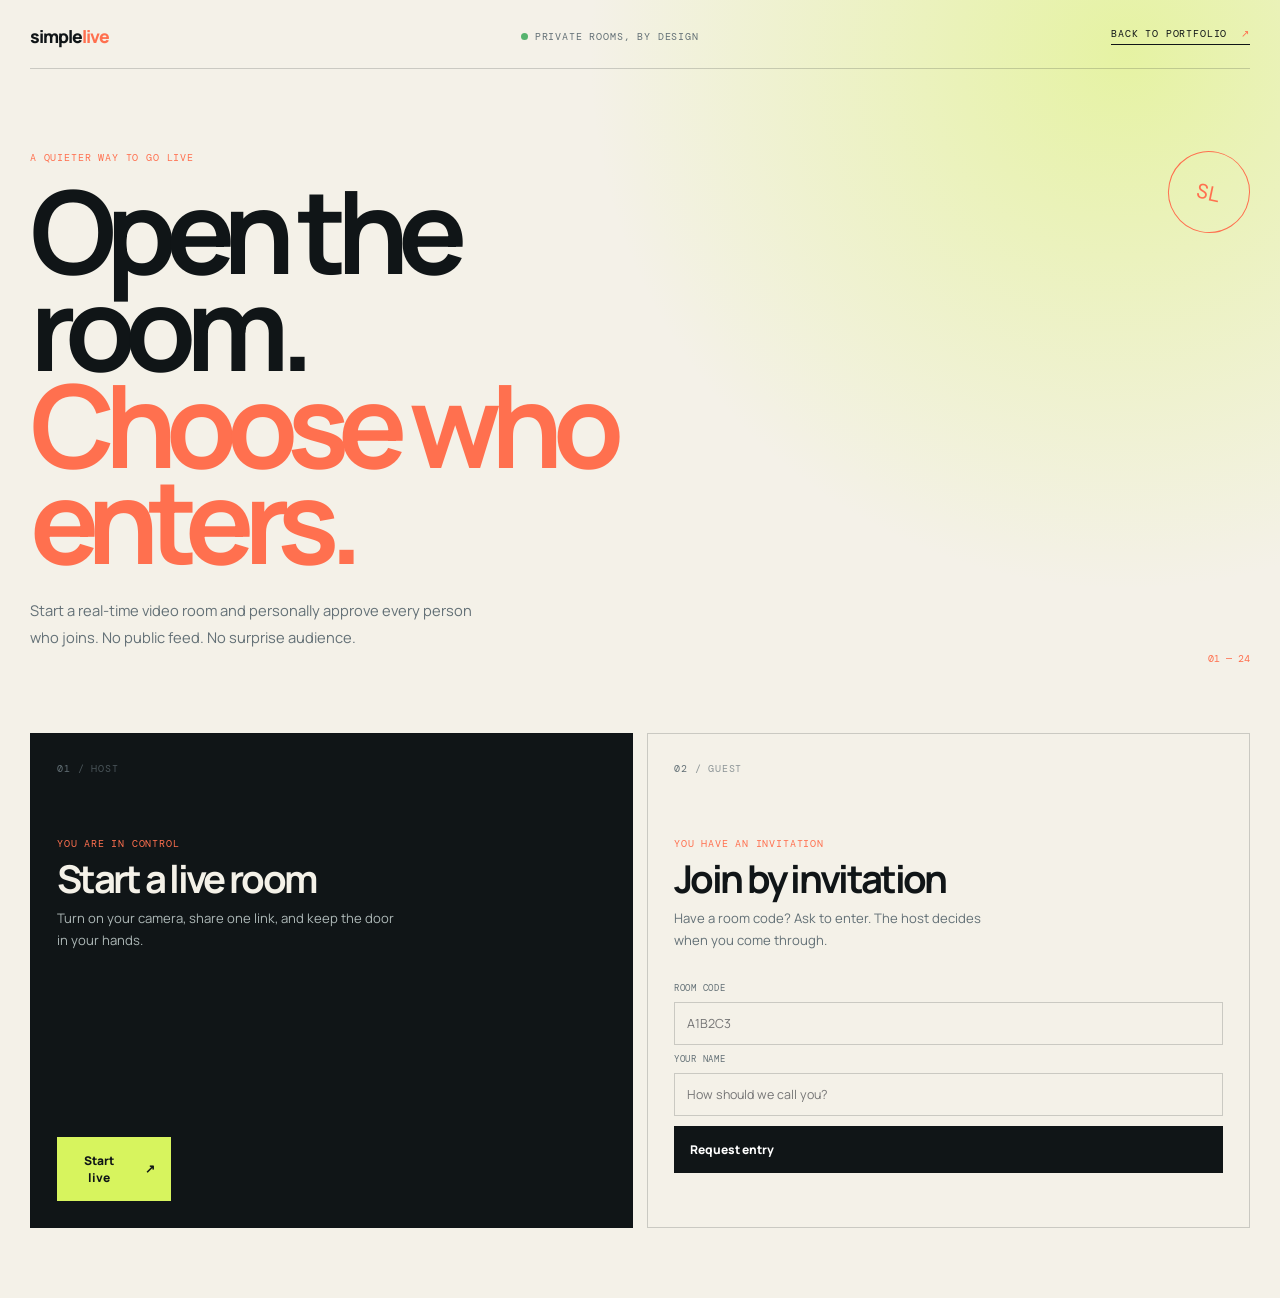
<file: simple-live.html>
<!DOCTYPE html>
<html lang="en">
<head>
  <meta charset="UTF-8">
  <meta name="viewport" content="width=device-width, initial-scale=1.0">
  <meta name="description" content="Simple Live is a focused, host-controlled video room demo.">
  <title>Simple Live | Private video rooms</title>
  <link rel="preconnect" href="https://fonts.googleapis.com">
  <link rel="preconnect" href="https://fonts.gstatic.com" crossorigin>
  <link href="https://fonts.googleapis.com/css2?family=DM+Mono:wght@400;500&family=Manrope:wght@400;500;600;700;800&display=swap" rel="stylesheet">
  <link rel="stylesheet" href="assets/css/simple-live.css">
</head>
<body>
  <main class="app-shell">
    <nav class="topbar" aria-label="Simple Live navigation">
      <a class="brand" href="index.html" aria-label="Back to portfolio">simple<span>live</span></a>
      <span class="topbar__note"><i></i>Private rooms, by design</span>
      <a class="back-link" href="index.html">Back to portfolio <span aria-hidden="true">↗</span></a>
    </nav>

    <section class="intro" aria-labelledby="page-title">
      <div class="intro__copy">
        <p class="eyebrow">A quieter way to go live</p>
        <h1 id="page-title">Open the room.<br><em>Choose who<br>enters.</em></h1>
        <p class="intro__description">Start a real-time video room and personally approve every person who joins. No public feed. No surprise audience.</p>
      </div>
      <div class="intro__mark" aria-hidden="true"><span>SL</span><small>01 — 24</small></div>
    </section>

    <section class="room-options" aria-label="Room options">
      <article class="option option--host">
        <div class="option__number">01 <span>/ host</span></div>
        <div class="option__body">
          <p class="option__kicker">You are in control</p>
          <h2>Start a live room</h2>
          <p>Turn on your camera, share one link, and keep the door in your hands.</p>
        </div>
        <button class="button button--lime" id="start-room" type="button">Start live <span aria-hidden="true">↗</span></button>
      </article>

      <article class="option option--guest">
        <div class="option__number">02 <span>/ guest</span></div>
        <div class="option__body">
          <p class="option__kicker">You have an invitation</p>
          <h2>Join by invitation</h2>
          <p>Have a room code? Ask to enter. The host decides when you come through.</p>
        </div>
        <form class="join-form" id="join-form">
          <label for="room-code">Room code</label>
          <input id="room-code" name="room-code" type="text" placeholder="A1B2C3" maxlength="6" autocomplete="off" required>
          <label for="guest-name">Your name</label>
          <input id="guest-name" name="guest-name" type="text" placeholder="How should we call you?" maxlength="32" autocomplete="name" required>
          <button class="button button--dark" type="submit">Request entry</button>
          <p class="form-message" id="join-message" role="status" aria-live="polite"></p>
        </form>
      </article>
    </section>

    <section class="room-view" id="room-view" aria-live="polite" hidden>
      <div class="room-view__header">
        <div><p class="eyebrow">Your room is ready</p><h2 id="room-title">Waiting room</h2></div>
        <button class="icon-button" id="copy-room" type="button" title="Copy room code">Copy code <span aria-hidden="true">⧉</span></button>
      </div>
      <div class="video-stage">
        <div class="video-tile video-tile--local">
          <video id="local-video" autoplay muted playsinline></video>
          <div class="video-tile__placeholder" id="video-placeholder"><span id="user-initial">Y</span><small>Your preview</small></div>
          <span class="video-tile__label" id="local-label">You</span>
        </div>
        <div class="video-tile video-tile--empty"><span>Waiting for guests</span><small>Share the room code to invite someone in.</small></div>
      </div>
      <div class="room-controls">
        <button class="control-button" id="toggle-mic" type="button"><span aria-hidden="true">◉</span> Mic on</button>
        <button class="control-button" id="toggle-camera" type="button"><span aria-hidden="true">□</span> Camera</button>
        <button class="control-button control-button--leave" id="leave-room" type="button">Leave room</button>
      </div>
      <p class="demo-note">Demo mode: the room and device preview are local to this browser. Add WebSocket signaling to connect real guests.</p>
    </section>
  </main>
  <script src="assets/js/simple-live.js"></script>
</body>
</html>
</file>
<file: assets/css/simple-live.css>
:root {
  --paper: #f4f1e8;
  --ink: #101517;
  --muted: #637076;
  --orange: #ff704f;
  --lime: #d7f45e;
  --line: rgba(16, 21, 23, 0.18);
  --mono: 'DM Mono', monospace;
  --sans: 'Manrope', sans-serif;
}

* { box-sizing: border-box; }
html { scroll-behavior: smooth; }
body {
  margin: 0;
  min-width: 320px;
  background: radial-gradient(circle at 88% 4%, rgba(215, 244, 94, 0.5), transparent 32%), var(--paper);
  color: var(--ink);
  font-family: var(--sans);
}
button, input { font: inherit; }
button, a { -webkit-tap-highlight-color: transparent; }
a { color: inherit; text-decoration: none; }
.app-shell { width: min(100% - 48px, 1220px); margin: 0 auto; padding: 24px 0 70px; }
.topbar { display: flex; align-items: center; justify-content: space-between; gap: 24px; border-bottom: 1px solid var(--line); padding-bottom: 20px; }
.brand { font-size: 1.1rem; font-weight: 800; letter-spacing: -0.06em; }
.brand span { color: var(--orange); }
.topbar__note, .back-link, .eyebrow, .option__number, label, .demo-note { font-family: var(--mono); text-transform: uppercase; letter-spacing: 0.08em; font-size: 0.65rem; }
.topbar__note { color: var(--muted); }
.topbar__note i { display: inline-block; width: 7px; height: 7px; margin-right: 7px; border-radius: 50%; background: #56b36e; }
.back-link { border-bottom: 1px solid var(--ink); padding-bottom: 4px; }
.back-link span { color: var(--orange); margin-left: 7px; }
.intro { display: flex; justify-content: space-between; min-height: 390px; padding: 82px 0 68px; }
.eyebrow { margin: 0 0 18px; color: var(--orange); }
h1, h2, p { margin-top: 0; }
h1 { max-width: 680px; margin-bottom: 28px; font-size: clamp(3.8rem, 9vw, 8.2rem); letter-spacing: -0.09em; line-height: 0.84; }
h1 em { color: var(--orange); font-style: normal; }
.intro__description { max-width: 465px; color: var(--muted); font-size: 0.92rem; line-height: 1.8; }
.intro__mark { display: flex; flex-direction: column; justify-content: space-between; align-items: flex-end; color: var(--orange); font-family: var(--mono); }
.intro__mark span { border: 1px solid var(--orange); border-radius: 50%; display: grid; place-items: center; width: 82px; height: 82px; font-size: 1.3rem; transform: rotate(12deg); }
.intro__mark small { font-size: 0.62rem; }
.room-options { display: grid; grid-template-columns: 1fr 1fr; gap: 14px; }
.option { min-height: 380px; padding: 28px 26px 26px; display: flex; flex-direction: column; border: 1px solid var(--line); }
.option--host { background: var(--ink); color: var(--paper); }
.option__number { color: var(--muted); }
.option__number span { color: inherit; opacity: 0.7; }
.option__body { margin-top: 62px; max-width: 390px; }
.option__kicker { color: var(--orange); font-family: var(--mono); font-size: 0.63rem; text-transform: uppercase; letter-spacing: 0.08em; }
.option h2 { margin-bottom: 10px; font-size: clamp(1.5rem, 3vw, 2.4rem); letter-spacing: -0.07em; line-height: 1; }
.option__body > p:last-child { max-width: 340px; color: var(--muted); font-size: 0.82rem; line-height: 1.65; }
.option--host .option__body > p:last-child { color: #adb8b7; }
.button { display: inline-flex; align-items: center; justify-content: space-between; gap: 20px; border: 0; border-radius: 0; cursor: pointer; font-weight: 800; font-size: 0.75rem; padding: 15px 16px; transition: transform 180ms ease, filter 180ms ease; }
.button:hover, .icon-button:hover, .control-button:hover { transform: translateY(-2px); filter: brightness(0.95); }
.button--lime { width: 114px; margin-top: auto; background: var(--lime); color: var(--ink); }
.button--dark { width: 100%; margin-top: 2px; background: var(--ink); color: #fff; }
.join-form { display: grid; gap: 8px; margin-top: 17px; }
label { color: var(--muted); font-size: 0.55rem; }
input { width: 100%; border: 1px solid var(--line); border-radius: 0; background: transparent; color: var(--ink); padding: 12px; outline: none; font-size: 0.78rem; }
input:focus { border-color: var(--orange); box-shadow: 0 0 0 2px rgba(255, 112, 79, 0.14); }
.form-message { min-height: 18px; margin: 2px 0 0; color: var(--orange); font-size: 0.7rem; }
.room-view { margin-top: 14px; padding: 28px; background: #161d1f; color: var(--paper); animation: reveal 450ms ease both; }
.room-view__header { display: flex; align-items: flex-end; justify-content: space-between; gap: 20px; }
.room-view h2 { margin-bottom: 0; font-size: clamp(1.8rem, 4vw, 3.2rem); letter-spacing: -0.08em; }
.icon-button, .control-button { border: 1px solid rgba(244, 241, 232, 0.25); background: transparent; color: inherit; border-radius: 0; cursor: pointer; padding: 11px 14px; font-size: 0.7rem; transition: transform 180ms ease, filter 180ms ease; }
.video-stage { display: grid; grid-template-columns: 1.4fr 1fr; gap: 12px; margin-top: 28px; }
.video-tile { position: relative; min-height: 260px; overflow: hidden; background: #283234; }
.video-tile--local video { width: 100%; height: 100%; min-height: 260px; object-fit: cover; display: none; }
.video-tile__placeholder { position: absolute; inset: 0; display: grid; place-content: center; justify-items: center; background: radial-gradient(circle at 50% 30%, #4d5b5a, #20292a); }
.video-tile__placeholder span { display: grid; place-items: center; width: 72px; height: 72px; border: 1px solid var(--lime); border-radius: 50%; color: var(--lime); font-size: 1.7rem; }
.video-tile__placeholder small, .video-tile--empty small { color: #adb8b7; font-size: 0.7rem; }
.video-tile__label { position: absolute; left: 14px; bottom: 12px; font-family: var(--mono); font-size: 0.63rem; }
.video-tile--empty { display: grid; place-content: center; justify-items: center; border: 1px dashed rgba(244, 241, 232, 0.25); color: var(--paper); font-size: 0.9rem; }
.room-controls { display: flex; gap: 8px; margin-top: 12px; }
.control-button--leave { margin-left: auto; color: var(--orange); border-color: rgba(255, 112, 79, 0.5); }
.demo-note { margin: 20px 0 0; color: #82908e; line-height: 1.7; }
@keyframes reveal { from { opacity: 0; transform: translateY(12px); } to { opacity: 1; transform: translateY(0); } }
@media (max-width: 700px) {
  .app-shell { width: min(100% - 32px, 1220px); padding-top: 16px; }
  .topbar__note { display: none; }
  .intro { min-height: 0; padding: 64px 0 55px; }
  .intro__mark { display: none; }
  h1 { font-size: clamp(3.55rem, 17vw, 6rem); }
  .room-options, .video-stage { grid-template-columns: 1fr; }
  .option { min-height: 380px; }
  .room-view { padding: 20px; }
  .room-view__header { align-items: flex-start; flex-direction: column; }
  .video-tile { min-height: 220px; }
  .room-controls { flex-wrap: wrap; }
  .control-button--leave { margin-left: 0; }
}
</file>
